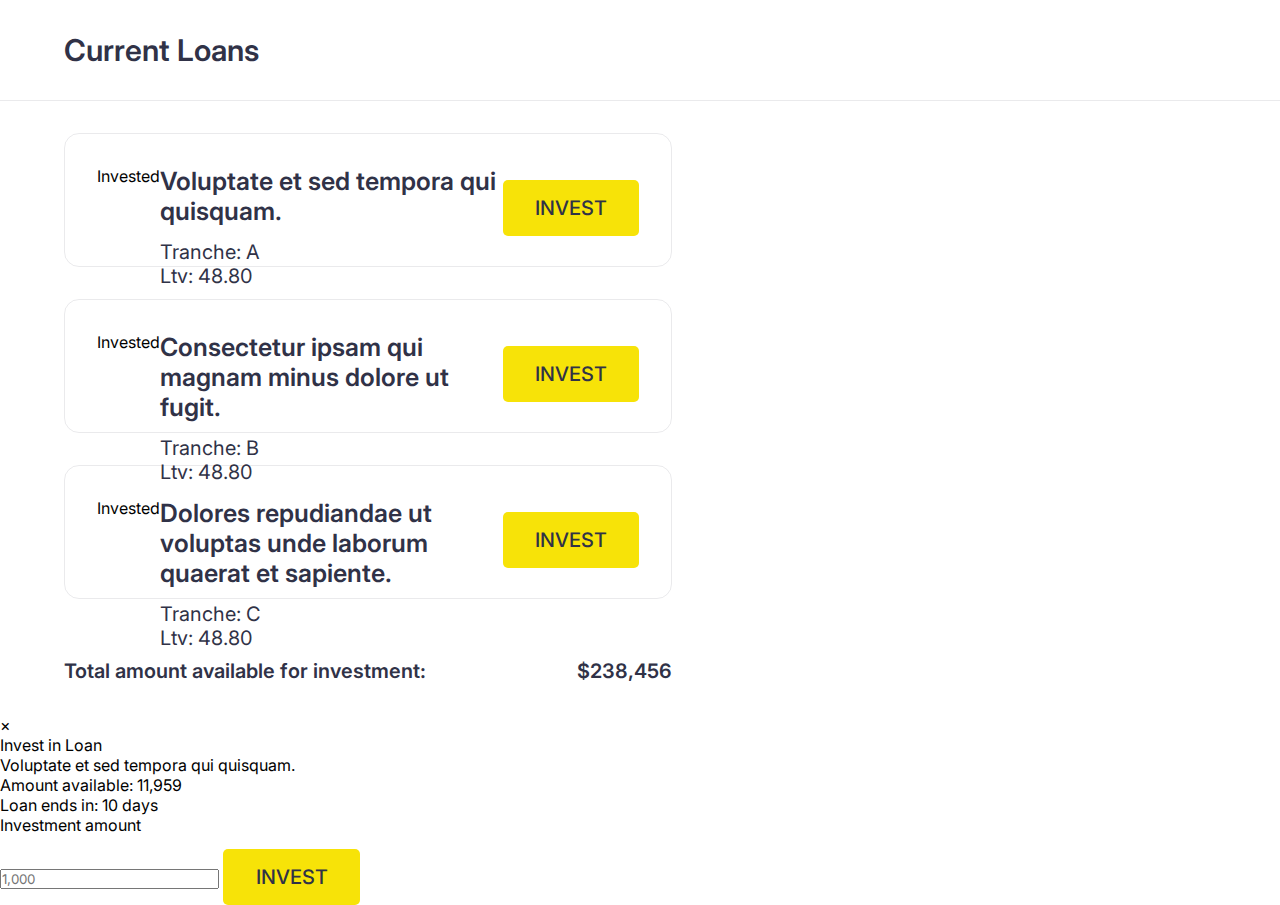
<file: src/index.html>
<!DOCTYPE html>
<html lang="en">
<head>
    <meta charset="UTF-8">
    <meta http-equiv="X-UA-Compatible" content="IE=edge">
    <meta name="viewport" content="width=device-width, initial-scale=1.0">
    <link rel="stylesheet" href="css/style.min.css">
    <title>Loan Calculator</title>
</head>
<body>

        <section class="title">
            <h1>Current Loans</h1>
        </section>

        <section class="loans">
            <div class="loans__wrapper">
                <div class="loans__item">
                    <div data-invested-1 class="invested hide">Invested</div>
                    <div class="item__content">
                        <div id="1" class="item-name first"></div>
                        <div class="item-descr first">Tranche: <span></span> <br> Ltv: <span1></span1> </div>
                    </div>
                        <button data-modal-1 class="btn_invest">invest</button>
                </div>
                <div  class="loans__item">
                    <div data-invested-2 class="invested hide">Invested</div>
                    <div class="item__content">
                        <div id="5" class="item-name second"></div>
                        <div class="item-descr second">Tranche: <span></span> <br> Ltv: <span1></span1> </div>
                    </div>
                        <button data-modal-2 class="btn_invest">invest</button>
                </div>
                <div  class="loans__item">
                    <div data-invested-3 class="invested hide">Invested</div>
                    <div class="item__content">
                        <div id="12" class="item-name third"></div>
                        <div class="item-descr third">Tranche: <span></span> <br> Ltv: <span1></span1> </div>
                    </div>
                        <button data-modal-3 class="btn_invest">invest</button>
                </div>
                <div class="investment">
                    <div class="investment__wrapper">
                        <div class="investment-text">Total amount available for investment:</div>
                        <div class="investment-amount">$238,456</div>
                    </div>
                </div>
            </div>
        </section>

        <div class="modal">
            <div class="modal__dialog">
                <div data-close class="modal__close">&times;</div>
                <div class="modal__subtitle">Invest in Loan</div>
                    <div class="modal__loan-title"></div>
                    <div class="modal__available">Amount available: <span></span></div>
                    <div class="modal__timer">Loan ends in: <span></span></div>
                    <form class="feed-form" action="#">
                        <div class="modal__invest-amount">Investment amount</div>
                        <input class="modal__input" name="amount" placeholder="1,000" type="number">
                        <button data-invested class="btn_invest">invest</button>
                    </form>
                </div>
                </div>

    <script src = "https://ajax.googleapis.com/ajax/libs/jquery/3.6.0/jquery.min.js"></script>
    <script src="js/script.js"></script>
</body>
</html>
</file>
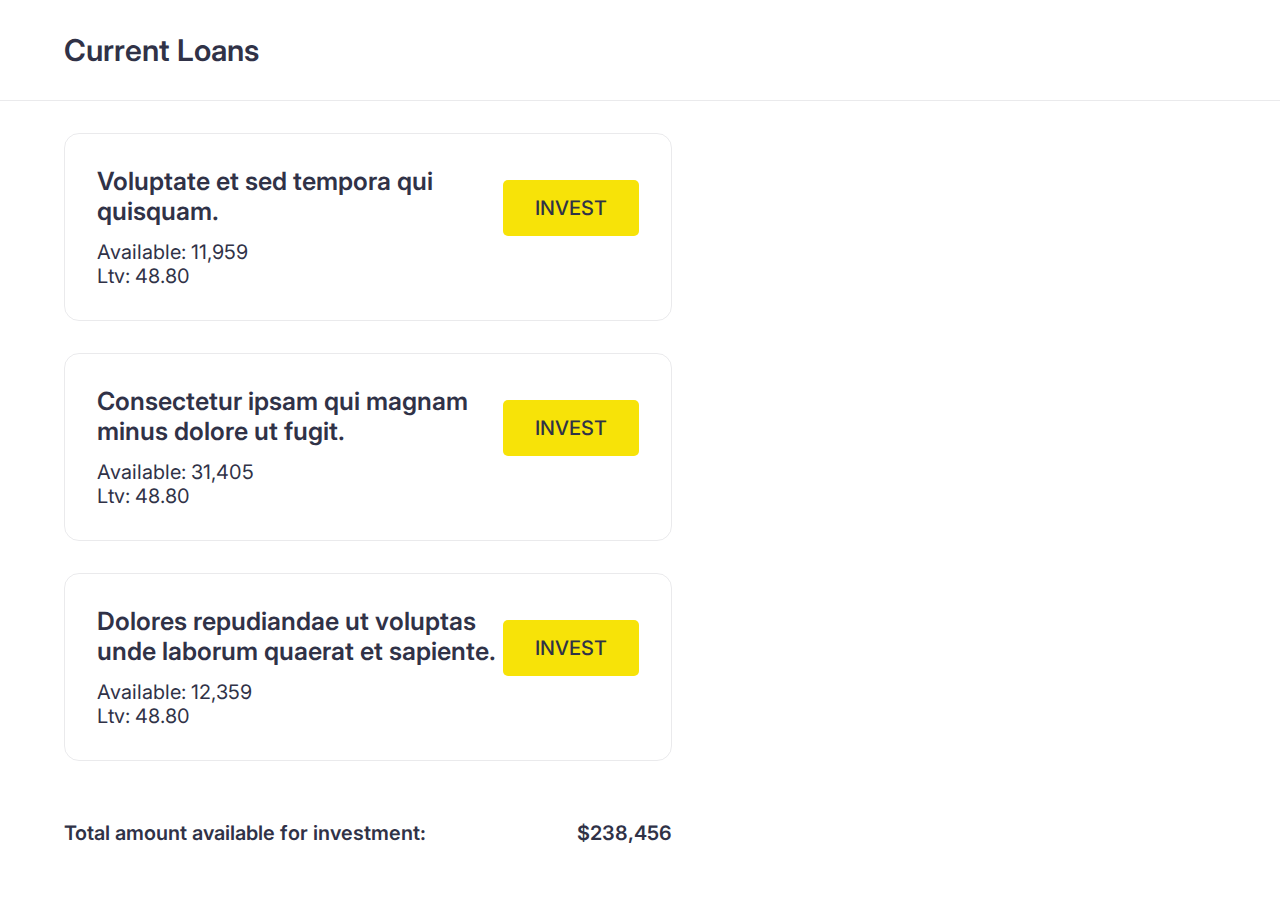
<file: bugakova_chi/src/index.html>
<!DOCTYPE html>
<html lang="en">
<head>
    <meta charset="UTF-8">
    <meta http-equiv="X-UA-Compatible" content="IE=edge">
    <meta name="viewport" content="width=device-width, initial-scale=1.0">
    <link rel="stylesheet" href="css/style.min.css">
    <title>Loan Calculator</title>
</head>
<body>

        <section class="title">
            <h1>Current Loans</h1>
        </section>

        <section class="loans">
            <div class="loans__wrapper">
                <div class="loans__item">
                    <div data-invested-1 class="invested hide">Invested</div>
                    <div class="item__content">
                        <div class="item-name first"></div>
                        <div class="item-descr first">Available: <span></span> <br> Ltv: <span1></span1> </div>
                    </div>
                        <button data-btn-1 class="btn_invest">invest</button>
                </div>
                <div  class="loans__item">
                    <div data-invested-2 class="invested hide">Invested</div>
                    <div class="item__content">
                        <div class="item-name second"></div>
                        <div class="item-descr second">Available: <span></span> <br> Ltv: <span1></span1> </div>
                    </div>
                        <button data-btn-2 class="btn_invest">invest</button>
                </div>
                <div  class="loans__item">
                    <div data-invested-3 class="invested hide">Invested</div>
                    <div class="item__content">
                        <div class="item-name third"></div>
                        <div class="item-descr third">Available: <span></span> <br> Ltv: <span1></span1> </div>
                    </div>
                        <button data-btn-3 class="btn_invest">invest</button>
                </div>
                <div class="investment">
                    <div class="investment__wrapper">
                        <div class="investment-text">Total amount available for investment:</div>
                        <div class="investment-amount">$238,456</div>
                    </div>
                </div>
            </div>
        </section>

        <div data-modal-1 class="modal hide">
            <div class="modal__dialog">
                <div data-close-1 class="modal__close">&times;</div>
                <div class="modal__subtitle">Invest in Loan</div>
                    <div class="modal__loan-title modal__loan-title-first"></div>
                    <div class="modal__available modal__available-1">Amount available: <span></span></div>
                    <div class="modal__timer modal__timer-1">Loan ends in: <span></span></div>
                    <form class="feed-form" action="#">
                        <div class="modal__invest-amount">Investment amount</div>
                        <input  class="modal__input" required name="amount" placeholder="1,000" type="number">
                        <button data-investbtn-1 class="btn_invest">invest</button>
                    </form>
                </div>
                </div>

        <div data-modal-2 class="modal hide">
            <div class="modal__dialog">
                <div data-close-2 class="modal__close">&times;</div>
                <div class="modal__subtitle">Invest in Loan</div>
                    <div class="modal__loan-title modal__loan-title-second"></div>
                    <div class="modal__available modal__available-2">Amount available: <span></span></div>
                    <div class="modal__timer modal__timer-2">Loan ends in: <span></span></div>
                    <form class="feed-form" action="#">
                        <div class="modal__invest-amount">Investment amount</div>
                        <input class="modal__input" required name="amount" placeholder="1,000" type="number">
                        <button data-investbtn-2 class="btn_invest">invest</button>
                    </form>
                </div>
                </div>

        <div data-modal-3 class="modal hide">
            <div class="modal__dialog">
                <div data-close-3 class="modal__close">&times;</div>
                <div class="modal__subtitle">Invest in Loan</div>
                    <div class="modal__loan-title modal__loan-title-third"></div>
                    <div class="modal__available modal__available-3">Amount available: <span></span></div>
                    <div class="modal__timer modal__timer-3">Loan ends in: <span></span></div>
                    <form class="feed-form" action="#">
                        <div class="modal__invest-amount">Investment amount</div>
                        <input class="modal__input" required name="amount" placeholder="1,000" type="number">
                        <button data-investbtn-3 class="btn_invest">invest</button>
                    </form>
                </div>
                </div>

    <script src = "https://ajax.googleapis.com/ajax/libs/jquery/3.6.0/jquery.min.js"></script>
    <script src="js/script.js"></script>
</body>
</html>
</file>
<file: src/css/style.min.css>
@import url("https://fonts.googleapis.com/css2?family=Inter:wght@400;500;600&display=swap");*{font-family:'Inter', sans-serif;-webkit-box-sizing:border-box;box-sizing:border-box;margin:0;padding:0}.title{padding:32px 0 32px 64px;border-bottom:1px solid rgba(48,50,71,0.1)}.title h1{font-weight:600;font-size:30px;line-height:36px;color:#303247}.loans{padding:32px 0 32px 64px}.loans__wrapper{display:-ms-grid;display:grid;-ms-grid-rows:(134px)[3];-ms-grid-columns:0.5fr;grid-template:repeat(3, 134px)/0.5fr;row-gap:32px}.loans__item{border:1px solid rgba(48,50,71,0.1);border-radius:15px;display:-webkit-box;display:-ms-flexbox;display:flex;-webkit-box-pack:justify;-ms-flex-pack:justify;justify-content:space-between;padding:32px}.loans .item-name{font-weight:600;font-size:25px;line-height:30px;color:#303247}.loans .item-descr{margin-top:14px;font-weight:400;font-size:20px;line-height:24px;color:#303247}.btn_invest{margin-top:14px;padding:16px 32px;width:137px;height:56px;left:507px;top:46px;background:#F7E308;border-radius:5px;font-weight:500;font-size:20px;line-height:24px;text-transform:uppercase;color:#303247;border:none}.investment{padding-top:28px}.investment__wrapper{display:-webkit-box;display:-ms-flexbox;display:flex;-webkit-box-pack:justify;-ms-flex-pack:justify;justify-content:space-between}.investment-text,.investment-amount{font-weight:600;font-size:20px;line-height:24px;color:#303247}
/*# sourceMappingURL=style.min.css.map */
</file>
<file: bugakova_chi/src/css/style.min.css>
@import url("https://fonts.googleapis.com/css2?family=Inter:wght@400;500;600&display=swap");*{font-family:'Inter', sans-serif;-webkit-box-sizing:border-box;box-sizing:border-box;margin:0;padding:0}.modal{display:none;z-index:1050;position:fixed;width:100%;height:100%;overflow:hidden;top:0;background-color:rgba(26,26,26,0.8)}.modal__dialog{position:absolute;top:50%;left:50%;-webkit-transform:translate(-50%, -50%);transform:translate(-50%, -50%);width:627px;min-height:499px;background:#FFFFFF;border-radius:5px;padding:64px}.modal__close{position:absolute;padding:40px;top:0;right:0;font-size:32px;line-height:21px;color:#303247;cursor:pointer}.modal__subtitle{font-weight:600;font-size:35px;line-height:42px;color:#303247}.modal__loan-title,.modal__available,.modal__timer{padding-top:32px;font-weight:400;font-size:20px;line-height:24px;color:#303247}.modal__timer{padding-top:8px}.modal__invest-amount{padding-top:64px;font-weight:600;font-size:30px;line-height:36px;color:#303247}.modal__input{margin-top:30px;margin-right:32px;width:320px;height:56px;border:1px solid rgba(48,50,71,0.1);border-radius:5px;font-weight:400;font-size:20px;line-height:24px;text-align:right;padding-right:30px}.show{display:block}.hide{display:none}.title{padding:32px 0 32px 64px;border-bottom:1px solid rgba(48,50,71,0.1)}.title h1{font-weight:600;font-size:30px;line-height:36px;color:#303247}.loans{padding:32px 0 32px 64px}.loans__wrapper{display:-ms-grid;display:grid;-ms-grid-rows:(1fr)[3];-ms-grid-columns:0.5fr;grid-template:repeat(3, 1fr)/0.5fr;row-gap:32px}.loans__item{position:relative;border:1px solid rgba(48,50,71,0.1);border-radius:15px;display:-webkit-box;display:-ms-flexbox;display:flex;-webkit-box-pack:justify;-ms-flex-pack:justify;justify-content:space-between;padding:32px}.loans__item .invested{top:15px;right:32px;position:absolute;font-weight:600;font-size:16px;line-height:20px;color:#51A571}.loans .item-name{font-weight:600;font-size:25px;line-height:30px;color:#303247}.loans .item-descr{margin-top:14px;font-weight:400;font-size:20px;line-height:24px;color:#303247}.btn_invest{cursor:pointer;margin-top:14px;padding:16px 32px;width:137px;height:56px;left:507px;top:46px;background:#F7E308;border-radius:5px;font-weight:500;font-size:20px;line-height:24px;text-transform:uppercase;color:#303247;border:none}.investment{padding-top:28px}.investment__wrapper{display:-webkit-box;display:-ms-flexbox;display:flex;-webkit-box-pack:justify;-ms-flex-pack:justify;justify-content:space-between}.investment-text,.investment-amount{font-weight:600;font-size:20px;line-height:24px;color:#303247}
/*# sourceMappingURL=style.min.css.map */
</file>
